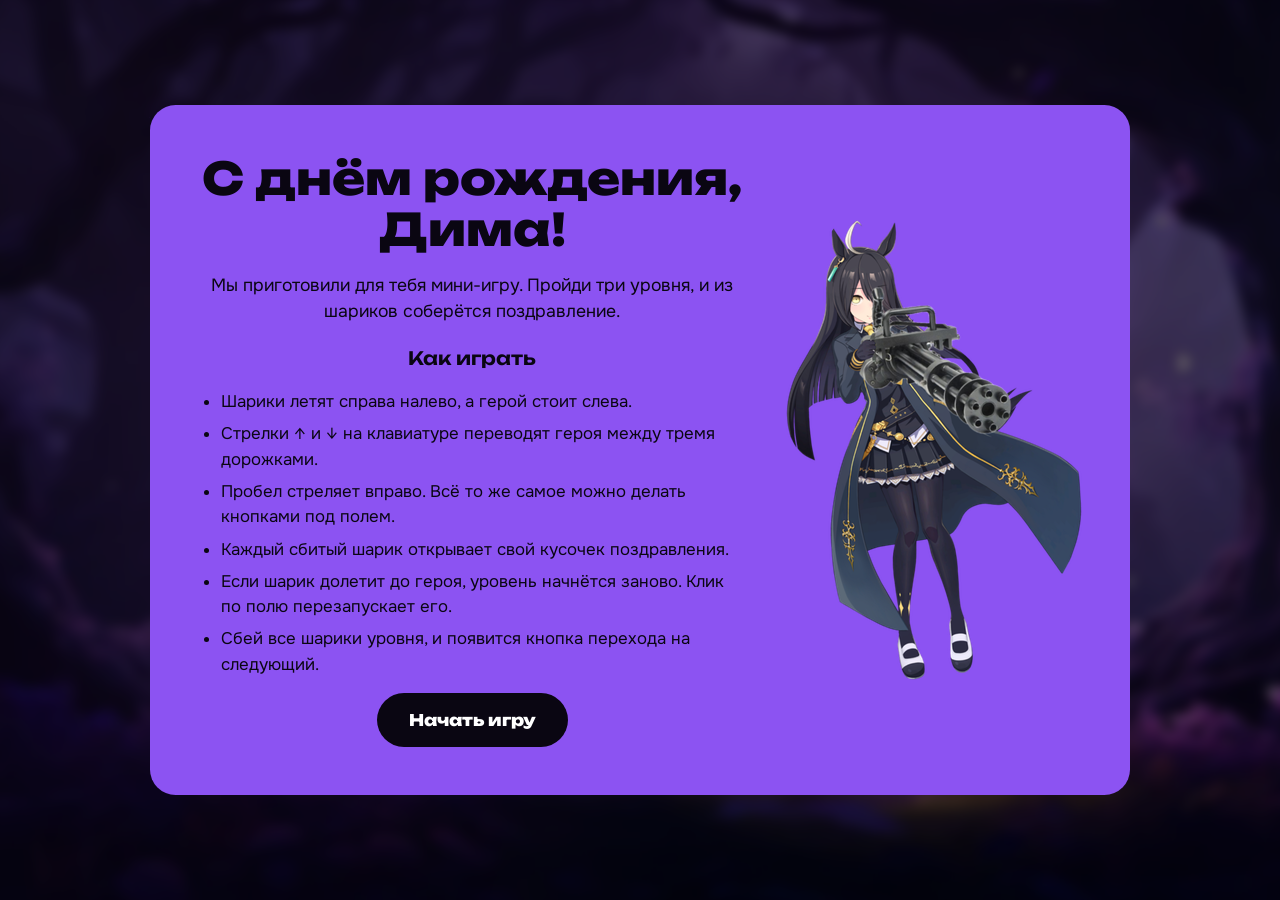
<file: index.html>
<!doctype html>
<html lang="ru">
  <head>
    <meta charset="UTF-8" />
    <meta name="viewport" content="width=device-width, initial-scale=1.0" />
    <title>С днём рождения, Дима!</title>
    <link rel="preconnect" href="https://fonts.googleapis.com" />
    <link rel="preconnect" href="https://fonts.gstatic.com" crossorigin />
    <link
      href="https://fonts.googleapis.com/css2?family=Onest:wght@400;500;600&family=Unbounded:wght@600;800&display=swap"
      rel="stylesheet"
    />
    <link rel="stylesheet" href="css/style.css" />
  </head>
  <body>
    <div class="bg" style="background-image: url('assets/bg1.jpg')"></div>

    <main class="hub">
      <div class="hub__card">
        <div class="hub__text">
          <h1 class="hub__title">С днём рождения, Дима!</h1>
          <p>Мы приготовили для тебя мини-игру. Пройди три уровня, и из шариков соберётся поздравление.</p>

          <h2 class="hub__subtitle">Как играть</h2>
          <ul class="hub__list">
            <li>Шарики летят справа налево, а герой стоит слева.</li>
            <li>Стрелки ↑ и ↓ на клавиатуре переводят героя между тремя дорожками.</li>
            <li>Пробел стреляет вправо. Всё то же самое можно делать кнопками под полем.</li>
            <li>Каждый сбитый шарик открывает свой кусочек поздравления.</li>
            <li>Если шарик долетит до героя, уровень начнётся заново. Клик по полю перезапускает его.</li>
            <li>Сбей все шарики уровня, и появится кнопка перехода на следующий.</li>
          </ul>

          <a class="btn" href="level1.html">Начать игру</a>
        </div>
        <img class="hub__hero" src="assets/player.png" alt="Герой с миниганом" />
      </div>
    </main>
  </body>
</html>
</file>
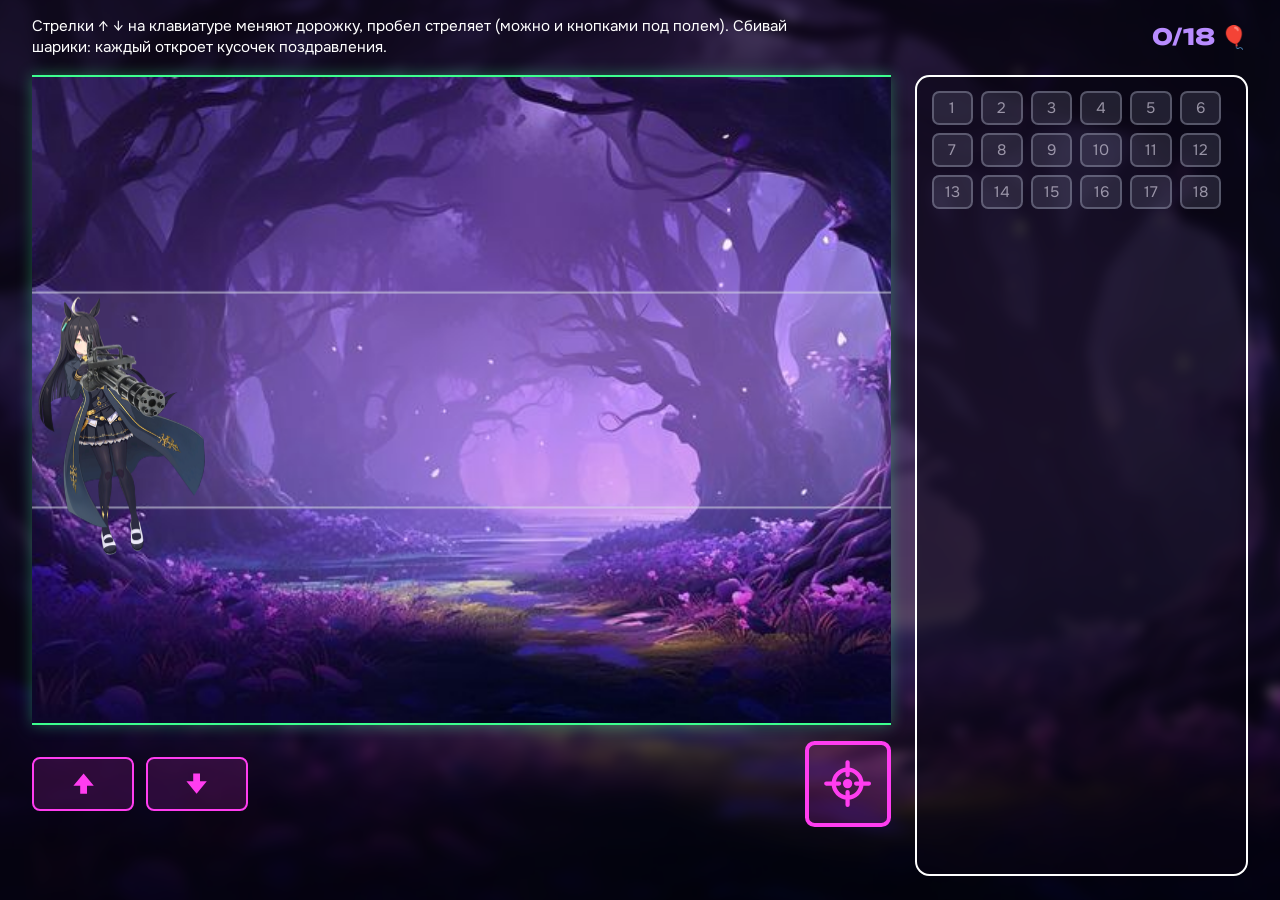
<file: level1.html>
<!doctype html>
<html lang="ru">
  <head>
    <meta charset="UTF-8" />
    <meta name="viewport" content="width=device-width, initial-scale=1.0" />
    <title>Уровень 1 — с днём рождения!</title>
    <link rel="preconnect" href="https://fonts.googleapis.com" />
    <link rel="preconnect" href="https://fonts.gstatic.com" crossorigin />
    <link
      href="https://fonts.googleapis.com/css2?family=Onest:wght@400;500;600&family=Unbounded:wght@600;800&display=swap"
      rel="stylesheet"
    />
    <link rel="stylesheet" href="css/style.css" />
  </head>
  <body data-level="1" data-from="1" data-to="6" data-next="level2.html">
    <div class="bg" style="background-image: url('assets/bg1.jpg')"></div>

    <div class="app" id="app">
      <!-- Шапка: инструкция и счётчик -->
      <header class="top">
        <p class="top__guide">Стрелки ↑ ↓ на клавиатуре меняют дорожку, пробел стреляет (можно и кнопками под полем). Сбивай шарики: каждый откроет кусочек поздравления.</p>
        <div class="top__count"><span id="count">0</span>/<span id="total">18</span> 🎈</div>
      </header>

      <!-- Игровое поле -->
      <div class="field" id="field" style="background-image: url('assets/bg1.jpg')">
        <canvas id="canvas"></canvas>
        <div class="over" id="over" hidden>
          <h2 class="over__title">Игра окончена</h2>
          <p>Шарик долетел до тебя. Тапни по полю, чтобы начать уровень заново.</p>
        </div>
      </div>

      <!-- Управление -->
      <div class="controls" id="controls">
        <div class="controls__move">
          <button class="pad pad--move" id="upBtn" type="button" aria-label="Вверх"><svg viewBox="0 0 24 24" aria-hidden="true"><path d="M12 3 L3 14 H9 V21 H15 V14 H21 Z" fill="currentColor"/></svg></button>
          <button class="pad pad--move" id="downBtn" type="button" aria-label="Вниз"><svg viewBox="0 0 24 24" aria-hidden="true"><path d="M12 21 L3 10 H9 V3 H15 V10 H21 Z" fill="currentColor"/></svg></button>
        </div>
        <button class="pad pad--fire" id="fireBtn" type="button" aria-label="Огонь"><svg viewBox="0 0 24 24" aria-hidden="true" fill="none" stroke="currentColor" stroke-width="2" stroke-linecap="round"><circle cx="12" cy="12" r="6.5"/><path d="M12 2v6M12 16v6M2 12h6M16 12h6"/><circle cx="12" cy="12" r="1.2" fill="currentColor"/></svg></button>
      </div>

      <!-- Собранные фрагменты поздравления -->
      <section class="panel" aria-label="Фрагменты поздравления">
        <ol class="chips" id="chips"></ol>
      </section>


      <div class="dim"></div>
    <div class="done" id="done">
      <h2 class="done__title">Уровень 1 пройден!</h2>
      <a class="btn" id="nextBtn" href="level2.html">Следующий уровень</a>
    </div>
    </div>

    <script src="js/fragments.js"></script>
    <script src="js/game.js"></script>
  </body>
</html>
</file>
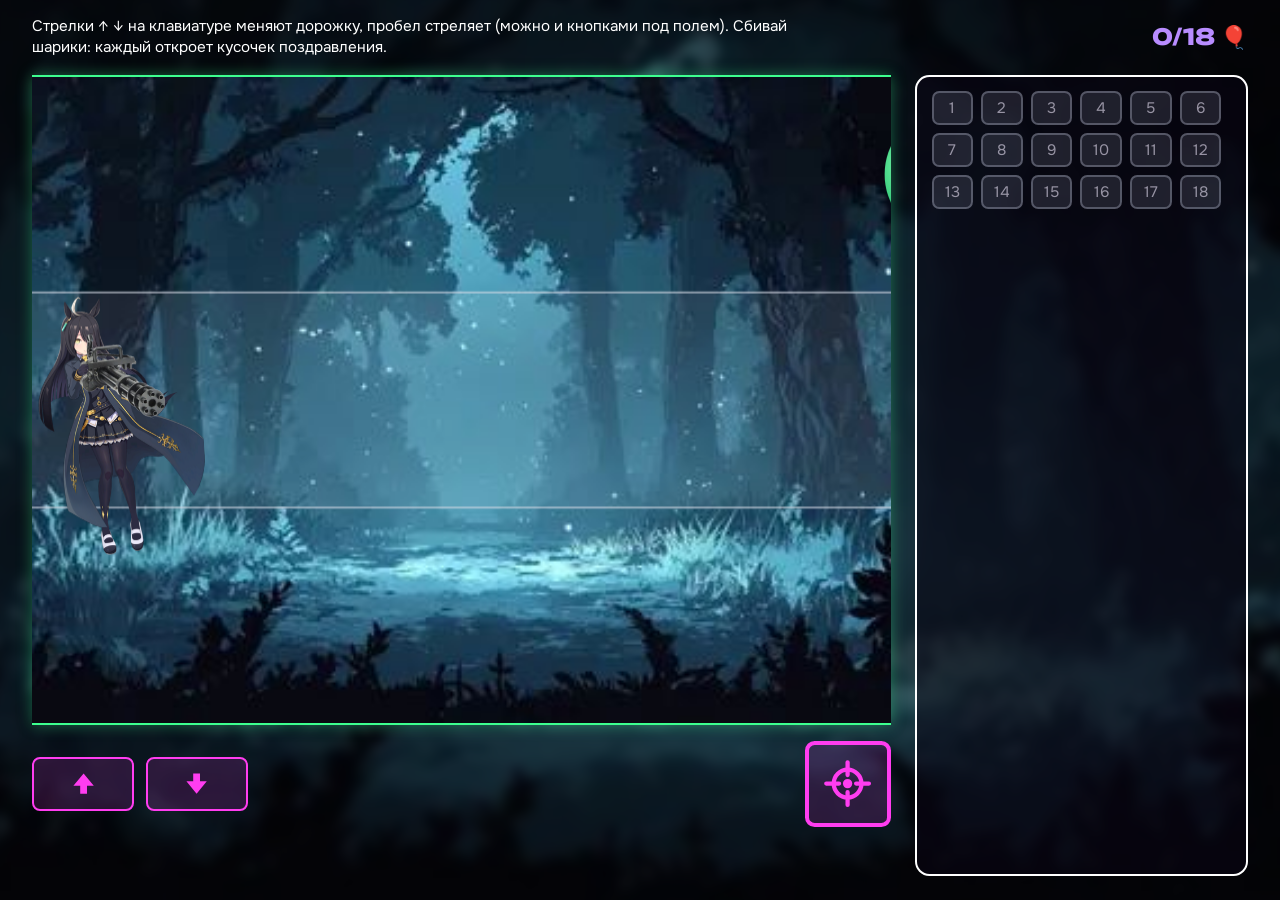
<file: level2.html>
<!doctype html>
<html lang="ru">
  <head>
    <meta charset="UTF-8" />
    <meta name="viewport" content="width=device-width, initial-scale=1.0" />
    <title>Уровень 2 — с днём рождения!</title>
    <link rel="preconnect" href="https://fonts.googleapis.com" />
    <link rel="preconnect" href="https://fonts.gstatic.com" crossorigin />
    <link
      href="https://fonts.googleapis.com/css2?family=Onest:wght@400;500;600&family=Unbounded:wght@600;800&display=swap"
      rel="stylesheet"
    />
    <link rel="stylesheet" href="css/style.css" />
  </head>
  <body data-level="2" data-from="7" data-to="12" data-next="level3.html">
    <div class="bg" style="background-image: url('assets/bg2.jpg')"></div>

    <div class="app" id="app">
      <!-- Шапка: инструкция и счётчик -->
      <header class="top">
        <p class="top__guide">Стрелки ↑ ↓ на клавиатуре меняют дорожку, пробел стреляет (можно и кнопками под полем). Сбивай шарики: каждый откроет кусочек поздравления.</p>
        <div class="top__count"><span id="count">0</span>/<span id="total">18</span> 🎈</div>
      </header>

      <!-- Игровое поле -->
      <div class="field" id="field" style="background-image: url('assets/bg2.jpg')">
        <canvas id="canvas"></canvas>
        <div class="over" id="over" hidden>
          <h2 class="over__title">Игра окончена</h2>
          <p>Шарик долетел до тебя. Тапни по полю, чтобы начать уровень заново.</p>
        </div>
      </div>

      <!-- Управление -->
      <div class="controls" id="controls">
        <div class="controls__move">
          <button class="pad pad--move" id="upBtn" type="button" aria-label="Вверх"><svg viewBox="0 0 24 24" aria-hidden="true"><path d="M12 3 L3 14 H9 V21 H15 V14 H21 Z" fill="currentColor"/></svg></button>
          <button class="pad pad--move" id="downBtn" type="button" aria-label="Вниз"><svg viewBox="0 0 24 24" aria-hidden="true"><path d="M12 21 L3 10 H9 V3 H15 V10 H21 Z" fill="currentColor"/></svg></button>
        </div>
        <button class="pad pad--fire" id="fireBtn" type="button" aria-label="Огонь"><svg viewBox="0 0 24 24" aria-hidden="true" fill="none" stroke="currentColor" stroke-width="2" stroke-linecap="round"><circle cx="12" cy="12" r="6.5"/><path d="M12 2v6M12 16v6M2 12h6M16 12h6"/><circle cx="12" cy="12" r="1.2" fill="currentColor"/></svg></button>
      </div>

      <!-- Собранные фрагменты поздравления -->
      <section class="panel" aria-label="Фрагменты поздравления">
        <ol class="chips" id="chips"></ol>
      </section>


      <div class="dim"></div>
    <div class="done" id="done">
      <h2 class="done__title">Уровень 2 пройден!</h2>
      <a class="btn" id="nextBtn" href="level3.html">Следующий уровень</a>
    </div>
    </div>

    <script src="js/fragments.js"></script>
    <script src="js/game.js"></script>
  </body>
</html>
</file>
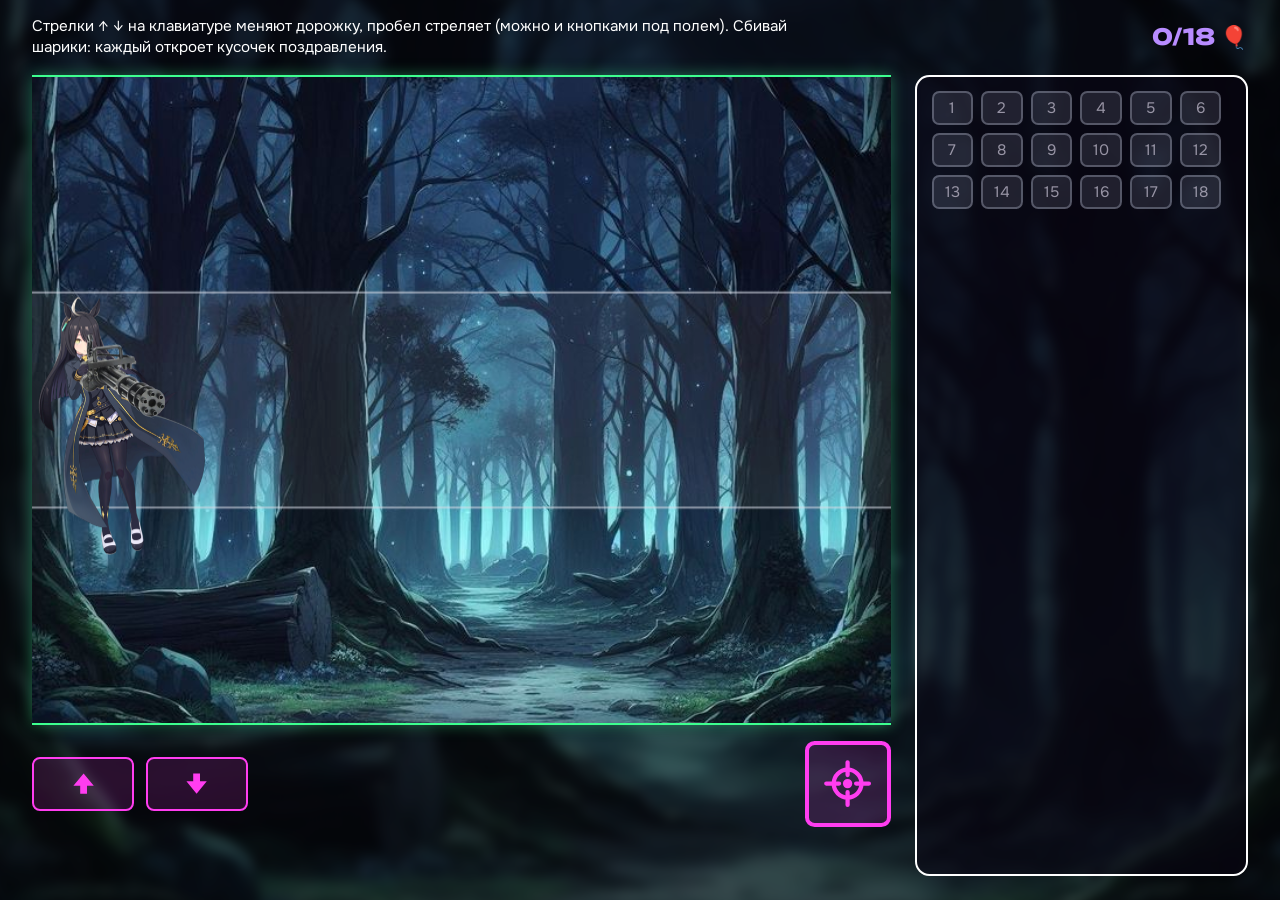
<file: level3.html>
<!doctype html>
<html lang="ru">
  <head>
    <meta charset="UTF-8" />
    <meta name="viewport" content="width=device-width, initial-scale=1.0" />
    <title>Уровень 3 — с днём рождения!</title>
    <link rel="preconnect" href="https://fonts.googleapis.com" />
    <link rel="preconnect" href="https://fonts.gstatic.com" crossorigin />
    <link
      href="https://fonts.googleapis.com/css2?family=Onest:wght@400;500;600&family=Unbounded:wght@600;800&display=swap"
      rel="stylesheet"
    />
    <link rel="stylesheet" href="css/style.css" />
  </head>
  <body data-level="3" data-from="13" data-to="18">
    <div class="bg" style="background-image: url('assets/bg3.jpg')"></div>

    <div class="app" id="app">
      <!-- Шапка: инструкция и счётчик -->
      <header class="top">
        <p class="top__guide">Стрелки ↑ ↓ на клавиатуре меняют дорожку, пробел стреляет (можно и кнопками под полем). Сбивай шарики: каждый откроет кусочек поздравления.</p>
        <div class="top__count"><span id="count">0</span>/<span id="total">18</span> 🎈</div>
      </header>

      <!-- Игровое поле -->
      <div class="field" id="field" style="background-image: url('assets/bg3.jpg')">
        <canvas id="canvas"></canvas>
        <div class="over" id="over" hidden>
          <h2 class="over__title">Игра окончена</h2>
          <p>Шарик долетел до тебя. Тапни по полю, чтобы начать уровень заново.</p>
        </div>
      </div>

      <!-- Управление -->
      <div class="controls" id="controls">
        <div class="controls__move">
          <button class="pad pad--move" id="upBtn" type="button" aria-label="Вверх"><svg viewBox="0 0 24 24" aria-hidden="true"><path d="M12 3 L3 14 H9 V21 H15 V14 H21 Z" fill="currentColor"/></svg></button>
          <button class="pad pad--move" id="downBtn" type="button" aria-label="Вниз"><svg viewBox="0 0 24 24" aria-hidden="true"><path d="M12 21 L3 10 H9 V3 H15 V10 H21 Z" fill="currentColor"/></svg></button>
        </div>
        <button class="pad pad--fire" id="fireBtn" type="button" aria-label="Огонь"><svg viewBox="0 0 24 24" aria-hidden="true" fill="none" stroke="currentColor" stroke-width="2" stroke-linecap="round"><circle cx="12" cy="12" r="6.5"/><path d="M12 2v6M12 16v6M2 12h6M16 12h6"/><circle cx="12" cy="12" r="1.2" fill="currentColor"/></svg></button>
      </div>

      <!-- Собранные фрагменты поздравления -->
      <section class="panel" aria-label="Фрагменты поздравления">
        <ol class="chips" id="chips"></ol>
      </section>


      <div class="dim"></div>
    <section class="win" id="win" aria-live="polite">
      <div class="win__bg" style="background-image: url('assets/bg3.jpg')"></div>
      <div class="win__content">
        <div class="stage" id="stage" style="background-image: url('assets/endscreen.jpg')">
          <canvas class="blast" id="blast"></canvas>
          <img class="dragon" src="assets/dragon.png" alt="Дракон с героиней" />
        </div>
        <div class="win__side">
          <h2 class="win__title">GAME OVER <span id="winCount"></span> 🎈</h2>
          <div class="win__box">
            <div class="win__text" id="finalText"></div>
          </div>
          <p class="win__footer">Создано 2♊️ для 1♏️</p>
        </div>
      </div>
    </section>
    </div>

    <script src="js/fragments.js"></script>
    <script src="js/game.js"></script>
  </body>
</html>
</file>
<file: css/style.css>
:root {
  --black: #0a0612;
  --purple: #b88cff; /* акцент вместо жёлтого */
  --hub-bg: #8c53f2; /* фон карточки главной страницы */
  --line: #3dff8f; /* границы игрового поля */
  --pad: #ff3df0; /* кнопки управления */
  --white: #ffffff;

  --font-display: 'Unbounded', system-ui, sans-serif;
  --font-body: 'Onest', system-ui, sans-serif;
}

*,
*::before,
*::after {
  box-sizing: border-box;
}

[hidden] {
  display: none !important;
}

html,
body {
  height: 100%;
  margin: 0;
}

body {
  font-family: var(--font-body);
  font-size: 1rem;
  line-height: 1.5;
  color: var(--white);
  background: var(--black);
}

:focus-visible {
  outline: 3px solid var(--purple);
  outline-offset: 3px;
}

/* ---------- Фон страницы (тот же, что у поля, но тёмный и размытый) ---------- */
.bg {
  position: fixed;
  inset: -12px;
  background-size: cover;
  background-position: center;
  filter: blur(6px) brightness(0.4);
}

/* ---------- Каркас: поле слева, фрагменты справа ---------- */
.app {
  position: relative;
  z-index: 1;
  display: grid;
  grid-template-columns: minmax(0, 1fr) clamp(280px, 26vw, 400px);
  grid-template-rows: auto auto 1fr;
  column-gap: 1.5rem;
  width: min(100%, 1500px);
  height: 100vh;
  height: 100dvh;
  min-height: 600px;
  margin: 0 auto;
  padding: 0 2rem 1.5rem;
}

.top {
  grid-column: 1 / -1;
  display: flex;
  align-items: center;
  justify-content: space-between;
  gap: 1.5rem;
  padding: 1rem 0;
}

.top__guide {
  max-width: 48rem;
  margin: 0;
  font-size: 0.95rem;
  line-height: 1.4;
}

.top__count {
  flex: none;
  font-family: var(--font-display);
  font-weight: 800;
  font-size: 1.4rem;
  color: var(--purple);
  white-space: nowrap;
}

.field {
  position: relative;
  grid-column: 1;
  grid-row: 2;
  height: clamp(320px, calc(100vh - 250px), 760px);
  height: clamp(320px, calc(100dvh - 250px), 760px);
  overflow: hidden;
  background-size: cover;
  background-position: center;
  border-top: 2px solid var(--line);
  border-bottom: 2px solid var(--line);
  box-shadow: 0 0 14px rgba(61, 255, 143, 0.35);
}

#canvas {
  position: absolute;
  inset: 0;
  width: 100%;
  height: 100%;
  display: block;
}

/* ---------- Кнопки управления ---------- */
.controls {
  grid-column: 1;
  grid-row: 3;
  align-self: start;
  display: flex;
  align-items: center;
  justify-content: space-between;
  padding-top: 1rem;
}

.controls__move {
  display: flex;
  gap: 0.7rem;
}

.pad {
  display: grid;
  place-items: center;
  color: var(--pad);
  background: rgba(255, 61, 240, 0.14);
  border: 2px solid var(--pad);
  cursor: pointer;
  touch-action: manipulation;
  user-select: none;
  -webkit-user-select: none;
  -webkit-tap-highlight-color: transparent;
}

.pad svg {
  width: 1.7rem;
  height: 1.7rem;
}

.pad:hover {
  background: rgba(255, 61, 240, 0.28);
}

.pad:active {
  background: rgba(255, 61, 240, 0.45);
}

.pad--move {
  width: 6.4rem;
  height: 3.4rem;
  border-radius: 0.5rem;
}

.pad--fire {
  width: 5.4rem;
  height: 5.4rem;
  border-width: 4px;
  border-radius: 0.6rem;
}

.pad--fire svg {
  width: 3.2rem;
  height: 3.2rem;
}

/* ---------- Панель с фрагментами ---------- */
.panel {
  grid-column: 2;
  grid-row: 2 / 4;
  min-height: 0;
  padding: 0.9rem;
  overflow: auto;
  background: rgba(10, 6, 20, 0.55);
  border: 2px solid var(--white);
  border-radius: 0.9rem;
}

.chips {
  display: flex;
  flex-wrap: wrap;
  gap: 0.5rem;
  margin: 0;
  padding: 0;
  list-style: none;
}

.chip {
  padding: 0.3rem 0.65rem;
  font-size: 0.95rem;
  line-height: 1.35;
  color: #c9c4d6;
  background: rgba(160, 165, 190, 0.22);
  border: 2px solid rgba(200, 205, 225, 0.45);
  border-radius: 0.45rem;
  transition: background 0.25s ease, color 0.25s ease;
}

.chip--empty {
  min-width: 2.6rem;
  text-align: center;
  opacity: 0.75;
}

.chip--open {
  color: var(--white);
  background: rgba(255, 255, 255, 0.14);
}

.chip--open b {
  margin-right: 0.4rem;
  color: var(--purple);
}

.chip--new {
  color: var(--black);
  background: var(--purple);
  border-color: var(--purple);
  animation: chip-in 0.25s ease-out;
}

.chip--new b {
  color: var(--black);
}

@keyframes chip-in {
  from {
    transform: scale(0.85);
  }
  to {
    transform: scale(1);
  }
}

/* ---------- Game Over ---------- */
.over {
  position: absolute;
  inset: 0;
  z-index: 4;
  display: grid;
  place-content: center;
  gap: 0.5rem;
  padding: 1rem;
  text-align: center;
  background: rgba(10, 6, 20, 0.75);
  cursor: pointer;
}

.over__title {
  margin: 0;
  font-family: var(--font-display);
  font-weight: 800;
  font-size: 2rem;
  color: var(--pad);
}

.over p {
  margin: 0;
  font-size: 1.05rem;
}

/* ---------- Кнопки ---------- */
.btn {
  display: inline-block;
  padding: 0.95rem 2rem;
  font-family: var(--font-display);
  font-weight: 800;
  font-size: 1rem;
  color: var(--white);
  text-decoration: none;
  background: var(--black);
  border: 0;
  border-radius: 999px;
  cursor: pointer;
  transition: transform 0.15s ease;
}

.btn:hover {
  transform: translateY(-2px);
}

.btn:active {
  transform: translateY(1px);
}

/* ---------- Главная страница (хаб) ---------- */
.hub {
  position: relative;
  z-index: 1;
  display: flex;
  align-items: center;
  justify-content: center;
  width: 100%;
  min-height: 100vh;
  min-height: 100dvh;
  padding: 2rem;
}

.hub__card {
  display: grid;
  grid-template-columns: minmax(0, 1fr) auto;
  align-items: center;
  gap: 1rem 2.5rem;
  width: min(100%, 980px);
  margin: 0 auto;
  padding: clamp(1.5rem, 4vw, 3rem);
  color: var(--black);
  background: var(--hub-bg);
  border-radius: 1.6rem;
}

.hub__text {
  display: flex;
  flex-direction: column;
  align-items: center;
  gap: 1rem;
  text-align: center;
}

.hub__text p {
  margin: 0;
  font-size: 1.1rem;
}

.hub__title {
  margin: 0;
  font-family: var(--font-display);
  font-weight: 800;
  font-size: clamp(1.8rem, 3.6vw, 2.8rem);
  line-height: 1.15;
}

.hub__subtitle {
  margin: 0.3rem 0 0;
  font-family: var(--font-display);
  font-weight: 600;
  font-size: 1.15rem;
}

.hub__list {
  max-width: 34rem;
  margin: 0;
  padding-left: 1.3rem;
  font-size: 1.05rem;
  text-align: left;
}

.hub__list li + li {
  margin-top: 0.45rem;
}

.hub__hero {
  display: block;
  width: auto;
  height: clamp(260px, 52vh, 460px);
}

/* ---------- Конец уровня и финал ---------- */
.dim {
  position: fixed;
  inset: 0;
  z-index: 21;
  background: rgba(0, 0, 0, 0.3);
  opacity: 0;
  pointer-events: none;
  transition: opacity 0.6s ease;
}

.is-done .dim,
.is-win .dim {
  opacity: 1;
}

.is-done .controls,
.is-win .controls {
  visibility: hidden;
}

.done {
  position: fixed;
  inset: 0;
  z-index: 22;
  display: grid;
  place-content: center;
  justify-items: center;
  gap: 1.2rem;
  padding: 1.5rem;
  text-align: center;
  opacity: 0;
  pointer-events: none;
  transition: opacity 0.5s ease 0.3s;
}

.is-done .done {
  opacity: 1;
  pointer-events: auto;
}

.done__title {
  margin: 0;
  font-family: var(--font-display);
  font-weight: 800;
  font-size: clamp(2rem, 4vw, 3rem);
  line-height: 1.15;
  color: var(--purple);
  text-shadow: 0 2px 12px rgba(0, 0, 0, 0.6);
}

.done .btn {
  color: var(--black);
  background: var(--pad);
}

.win {
  position: fixed;
  inset: 0;
  z-index: 23;
  overflow: auto;
  opacity: 0;
  pointer-events: none;
  transition: opacity 1s ease 0.7s;
}

.is-win .win {
  opacity: 1;
  pointer-events: auto;
}

/* тот же тёмный размытый фон, что и у остальных экранов */
.win__bg {
  position: fixed;
  inset: -12px;
  background-size: cover;
  background-position: center;
  filter: blur(6px) brightness(0.4);
}

.win__content {
  position: relative;
  display: grid;
  grid-template-columns: minmax(0, 1.7fr) minmax(0, 1fr);
  align-items: center;
  gap: 2.5rem;
  width: min(100%, 1500px);
  min-height: 100%;
  margin: 0 auto;
  padding: 2rem 3rem;
}

/* Сцена с «18» и драконом */
.stage {
  position: relative;
  aspect-ratio: 3 / 2;
  max-height: 80vh;
  max-height: 80dvh;
  overflow: hidden;
  background-color: #0d0820;
  background-size: cover;
  background-position: left center;
  border-top: 3px solid #a64dff;
  border-bottom: 3px solid #a64dff;
  box-shadow: 0 0 16px rgba(166, 77, 255, 0.5);
}

.blast {
  position: absolute;
  inset: 0;
  width: 100%;
  height: 100%;
  z-index: 2;
  pointer-events: none;
}

.dragon {
  position: absolute;
  right: 2%;
  bottom: 6%;
  z-index: 1;
  height: 64%;
  width: auto;
  transform-origin: 70% 90%;
  animation: sway 4s ease-in-out infinite;
}

@keyframes sway {
  0%,
  100% {
    transform: translateY(0) rotate(-2deg);
  }
  50% {
    transform: translateY(-10px) rotate(2deg);
  }
}

.win__side {
  display: flex;
  flex-direction: column;
  gap: 1rem;
  min-height: 0;
}

.win__title {
  margin: 0;
  font-family: var(--font-display);
  font-weight: 600;
  font-size: clamp(1.4rem, 2.4vw, 2rem);
  line-height: 1.2;
  text-align: center;
  color: var(--line);
}

.win__box {
  max-height: 60vh;
  max-height: 60dvh;
  padding: 1rem 1.2rem;
  overflow: auto;
  background: rgba(10, 6, 20, 0.6);
  border: 2px solid var(--white);
  border-radius: 0.9rem;
}

.win__text p {
  margin: 0 0 0.9rem;
  font-size: 1.1rem;
  line-height: 1.65;
}

.win__text .win__ps {
  margin: 0;
  color: #ffb3e6;
  font-style: italic;
}

.win__footer {
  margin: 0;
  font-family: var(--font-display);
  font-weight: 600;
  font-size: clamp(1rem, 1.6vw, 1.3rem);
  text-align: center;
  color: var(--line);
}

@media (prefers-reduced-motion: reduce) {
  .dragon,
  .chip--new {
    animation: none;
  }
}

/* ---------- Узкие окна: всё в одну колонку ---------- */
@media (max-width: 820px) {
  .app {
    grid-template-columns: 1fr;
    grid-template-rows: auto auto auto auto;
    height: auto;
    min-height: 100dvh;
    padding: 0 1rem 1rem;
  }

  .top {
    flex-direction: column;
    align-items: flex-start;
    gap: 0.4rem;
  }

  .field {
    height: clamp(220px, 36dvh, 360px);
  }

  .panel {
    grid-column: 1;
    grid-row: 4;
    max-height: 40dvh;
    margin-top: 1rem;
  }

  .hub__card {
    grid-template-columns: 1fr;
  }

  .hub__hero {
    display: none;
  }

  .win__content {
    grid-template-columns: 1fr;
    padding: 1rem;
  }
}
</file>
